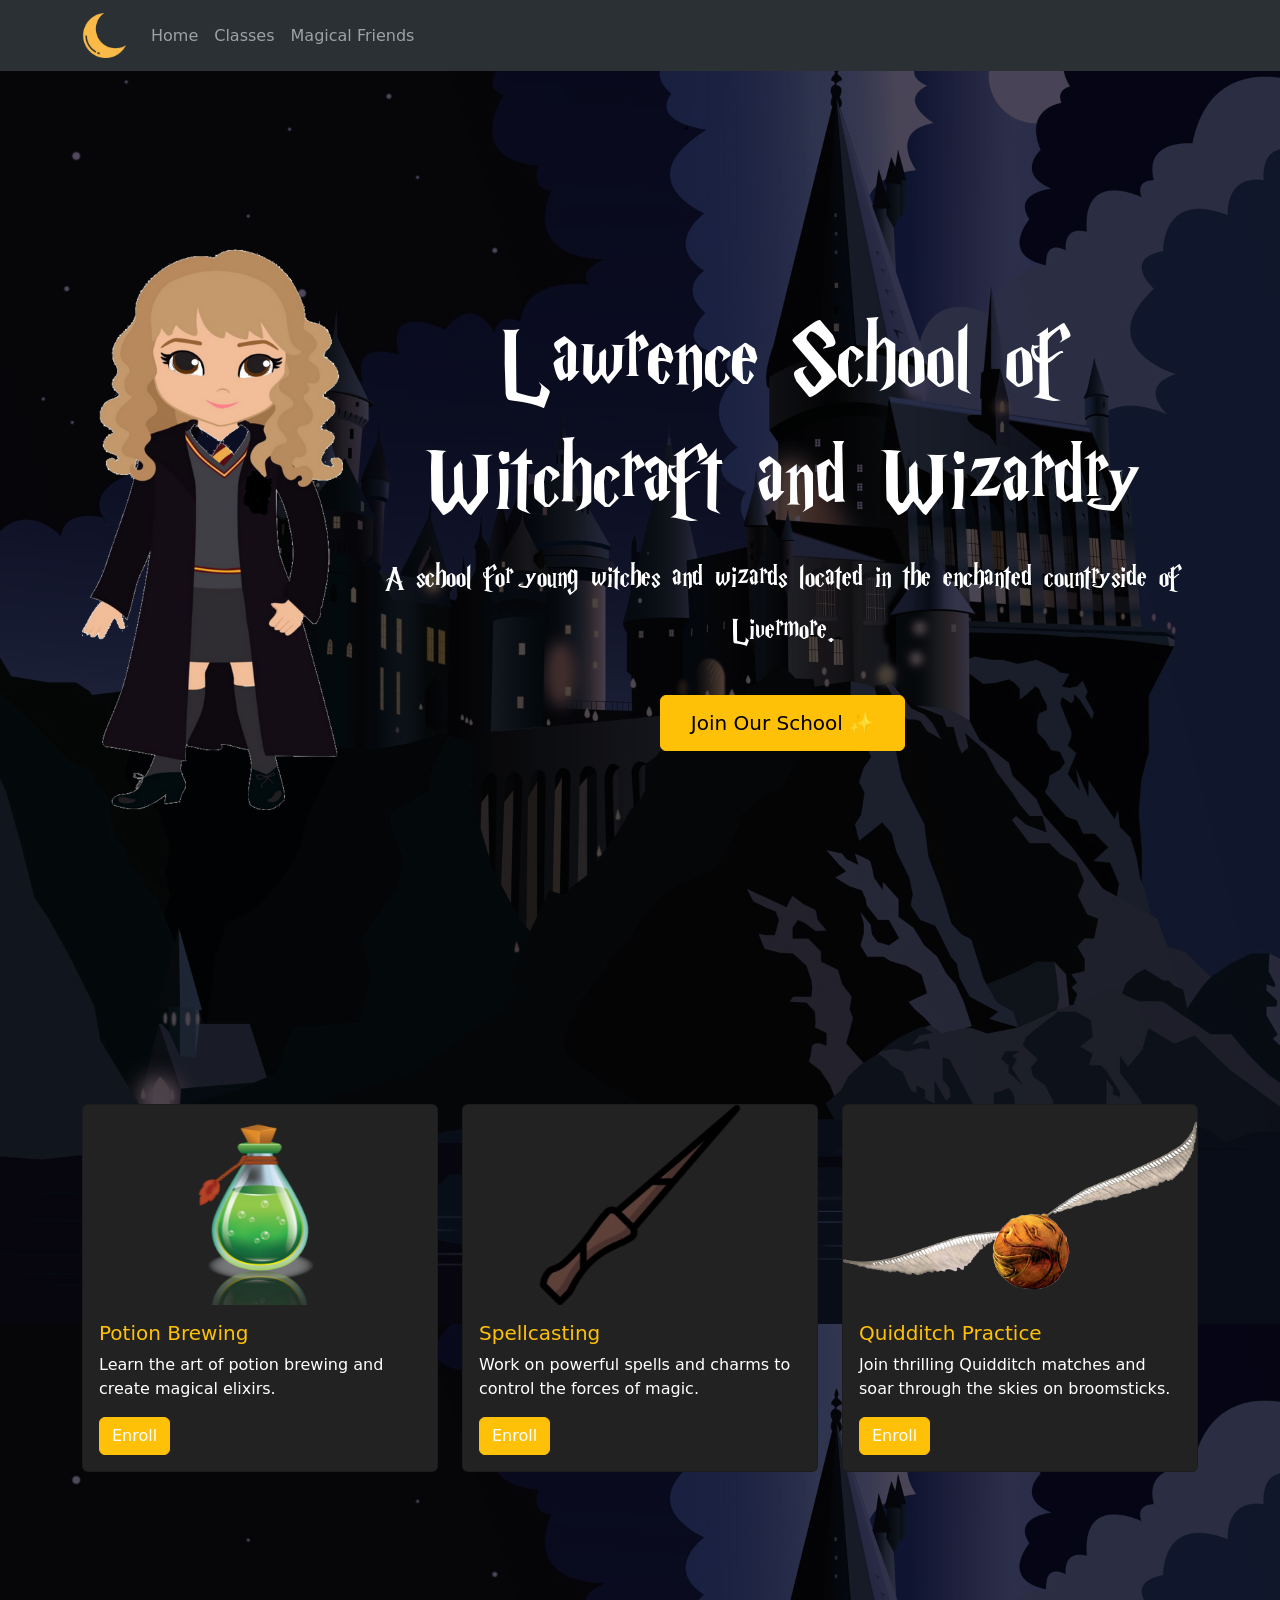
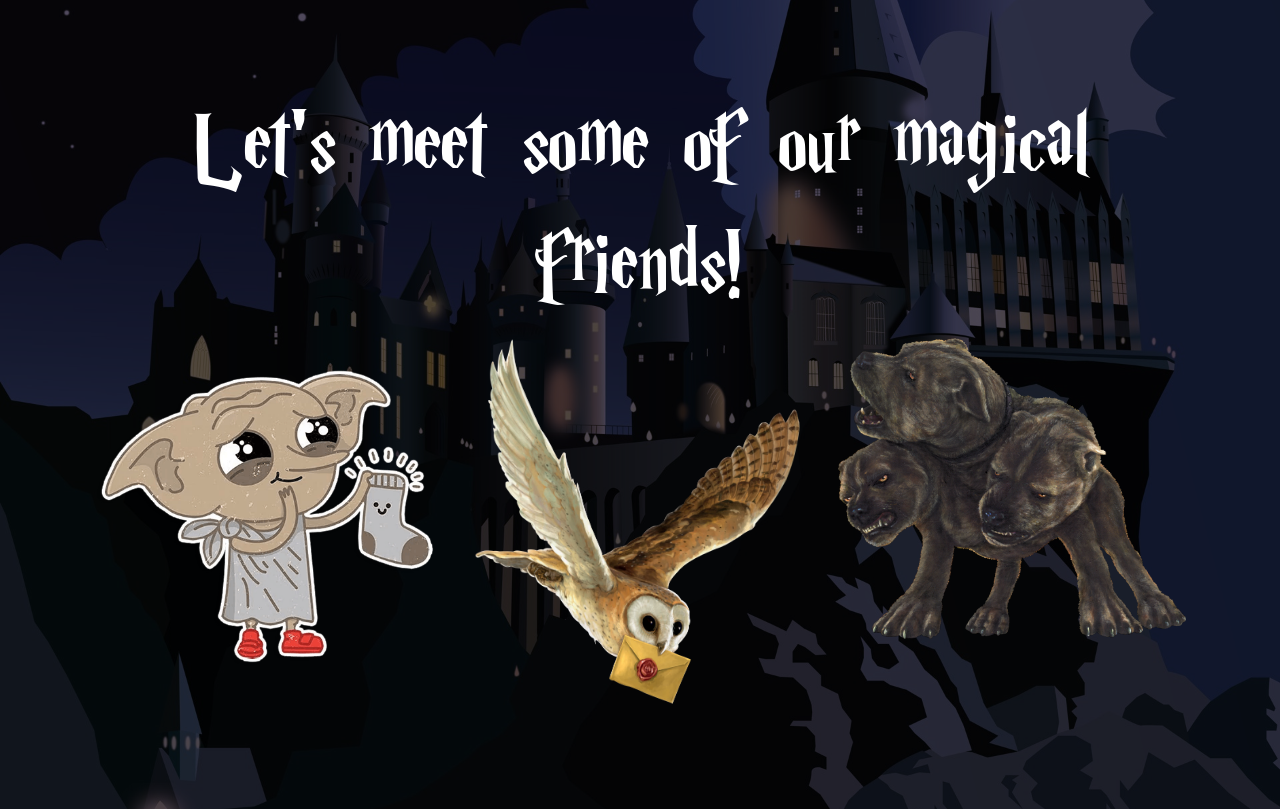
<file: inspireMe_example/index.html>
<!DOCTYPE html>
<html lang="en">

<head>
    <meta charset="UTF-8">
    <meta name="viewport" content="width=device-width, initial-scale=1.0">
    <link rel="stylesheet" href="animations/animation-styles.css">
    <link rel="stylesheet" href="styles.css">
    <link href="bootstrap/bootstrap.min.css" rel="stylesheet">


    <!-- Name your webpage -->
    <title>Wizarding 101</title>
   
    <!-- Choose your tab image -->
    <link rel="icon" href="images/harry_potter/moon.png" type="image/x-icon">

    <!-- Link to our JavaScript files -->
    <script src="scripts/sparkle-helper.js"></script>
    <script src="scripts/button-magic.js"></script>

</head>

<body>
    <div class="background-overlay">
        <header>
            <nav class="navbar navbar-expand-lg bg-body-tertiary fixed-top" data-bs-theme="dark">
                <div class="container">
                    <a class="navbar-brand" href="#">
                        
                        <!-- Choose your navbar image -->
                        <img src="images/harry_potter/moon.png" width="45" height="45">
                    </a>

                    <div class="collapse navbar-collapse" id="navbarNav">
                        <ul class="navbar-nav">
                            <li class="nav-item">

                                 <!-- Name a navabr item -->
                                <a class="nav-link" href="#section1">Home</a>

                            </li>
                            <li class="nav-item">

                                 <!-- Name a navabr item -->
                                <a class="nav-link" href="#section2">Classes</a>

                            </li>

                            <li class="nav-item">
                                <a class="nav-link" href="#section3">Magical Friends</a>
                            </li>
 
                        </ul>
                    </div>
                </div>
            </nav>
        </header>

        <main>
            <section id="section1" class="py-5 text-center section-margins">
                <div class="container mt-5">
                    <div class="row align-items-center">
                        <div class="col-md-3">
                            <div class="float-area">

                                <!-- Choose an image for home section -->
                                <img src="images/harry_potter/hermione.png" class="img-fluid home-image floating">

                            </div>
                        </div>
                        <div class="col-md-9">

                            <!-- Write your title -->
                            <h1 class="main-font">
                                Lawrence School of Witchcraft and Wizardry
                            </h1>

                            <!-- Write a subtitle -->
                            <p class="second-font">
                                A school for young witches and
                                wizards located in the enchanted countryside of Livermore.
                            </p>

                            <!-- Join Our School button with sparkle effect -->
                            <button class="btn btn-warning moon-button" onclick="sparkleMagic()">Join Our School ✨</button>

                        </div>
                    </div>
                </div>
            </section>

            <section id="section2" class="py-5 section-margins">
                <div class="container mt-5">
                    <div class="row">
                        <div class="col-md-4">
                            <div class="card">

                                <!-- Add your first card image -->
                                <img src="images/harry_potter/potion.png" class="card-image-top leftAndRight">

                                <div class="card-body">

                                    <!-- Add your first card title -->
                                    <h5 class="card-title">Potion Brewing</h5>

                                    <!-- Add your first card description -->
                                    <p class="card-text">Learn the art of potion brewing and create magical elixirs.</p>

                                    <!-- Name your first card button -->
                                    <a href="javascript:void(0)" class="btn btn-primary" onclick="sparkleMagic()">Enroll</a>
                                </div>
                            </div>
                        </div>

                        <div class="col-md-4">
                            <div class="card">

                                <!-- Add your second card image -->
                                <img src="images/harry_potter/wand.png" class="card-image-top upAndDown">

                                <div class="card-body">

                                    <!-- Add your second card title -->
                                    <h5 class="card-title">Spellcasting</h5>

                                    <!-- Add your second card description -->
                                    <p class="card-text">Work on powerful spells and charms to control the forces of
                                        magic.</p>

                                    <!-- Name your second card button -->
                                    <a href="javascript:void(0)" class="btn btn-primary" onclick="celebrationAlert()">Enroll</a>
                                </div>
                            </div>
                        </div>

                        <div class="col-md-4">
                            <div class="card">

                                <!-- Add your third card image -->
                                <img src="images/harry_potter/quidditch.png" class="card-image-top smallCircle">

                                <div class="card-body">

                                    <!-- Add your third card title -->
                                    <h5 class="card-title">Quidditch Practice</h5>

                                    <!-- Add your third card description -->
                                    <p class="card-text">Join thrilling Quidditch matches and soar through the skies on
                                        broomsticks.</p>

                                     <!-- Name your third card button -->
                                    <a href="javascript:void(0)" class="btn btn-primary" onclick="sparkleMagic()">Enroll</a>
                                </div>
                            </div>
                        </div>
                    </div>

                    <section id="section3" class="py-5 text-center section-margins">
                        <div class="container">
                            <h2 class="main-font text-center">Let's meet some of our magical friends!</h2>
                            <div class="row">
                                <!-- Images of magical creatures -->
                                <div class="col-md-4 floating">
                                    <img src="images/harry_potter/dobby.png" class="img-fluid">
                                </div>
                                <div class="col-md-4 floating">
                                    <img src="images/harry_potter/owl.png" class="img-fluid">
                                </div>
                                <div class="col-md-4 floating">
                                    <img src="images/harry_potter/fluffy.png" class="img-fluid">
                                </div>
                            </div>
                        </div>
                    </section>

                </div>
            </section>
        </main>
    </div>
</body>
</html>
</file>
<file: inspireMe_example/animations/animation-styles.css>
/* 

-------------------------------------------------

DO NOT EDIT

-------------------------------------------------

*/

    
.floating {  
    animation-name: floating;
    animation-duration: 3s;
    animation-iteration-count: infinite;
    animation-timing-function: ease-in-out;
}
 
@keyframes floating {
    0% { transform: translate(0,  0px); }
    50%  { transform: translate(0, 15px); }
    100%   { transform: translate(0, -0px); }    
}


.upAndDown {
    animation: upAndDown 5s ease 2s 1 normal forwards;
    animation-iteration-count: infinite;
}

@keyframes upAndDown {
	0%,
	100% {
		transform: translateX(0%);
		transform-origin: 50% 50%;
	}

	15% {
		transform: translateX(-5px) rotate(-4deg);
	}

	40% {
		transform: translateX(5px) rotate(12deg);
	}

	75% {
		transform: translateX(-6px) rotate(-3deg);
	}
}


.leftAndRight {
    animation: leftAndRight 5s ease-in-out 0s infinite normal forwards;
}

@keyframes leftAndRight {
	0%,
	100% {
		transform: translateX(0%);
		transform-origin: 50% 50%;
	}

	15% {
		transform: translateX(-30px) rotate(6deg);
	}

	30% {
		transform: translateX(15px) rotate(-6deg);
	}

	45% {
		transform: translateX(-15px) rotate(3.6deg);
	}

	60% {
		transform: translateX(9px) rotate(-2.4deg);
	}

	75% {
		transform: translateX(-6px) rotate(1.2deg);
	}
}



.smallCircle {
    animation: smallCircle 1s ease-in 0s infinite normal forwards;
}

@keyframes smallCircle {
	0% {
		transform: translate(0);
	}

	20% {
		transform: translate(4px, -4px);
	}

	40% {
		transform: translate(4px, 4px);
	}

	60% {
		transform: translate(-4px, 4px);
	}

	80% {
		transform: translate(-4px, -4px);
	}

	100% {
		transform: translate(0);
	}
}
</file>
<file: inspireMe_example/styles.css>
/* 
-------------------------------------------------------------------------------------------

Background Styles

-------------------------------------------------------------------------------------------
*/

body {
    /* Choose your theme and background image */
    background-image: url('images/harry_potter/background.png');

    /* DO NOT EDIT THE REST */
    margin: 0;
    padding: 0;
    overflow-y: scroll;
    position: relative;
    background-size: cover;
}


/* 
-------------------------------------------------------------------------------------------

Font Styles

-------------------------------------------------------------------------------------------
*/

/* Choose your font */
@font-face {
    font-family: 'Main';
    src: url('fonts/harry.ttf');
}

@font-face {
    font-family: 'Second';
    src: url('fonts/harry.ttf');
}

/* Change font size & color */
.main-font {
    font-family: 'Main', sans-serif;
    font-size: 100px;
    color: white;
}

.second-font {
    font-family: 'Second', sans-serif;
    font-size: 35px;
    color: white;
}


/* 
-------------------------------------------------------------------------------------------

Card Styles

-------------------------------------------------------------------------------------------
*/

.card {
    
    /* Choose your background color for your card */
    background-color: #222 !important;

    /* Choose the color for your card text*/
    color: white !important;

    /* DO NOT EDIT THE REST */
    margin-bottom: 20px;
    height: 100%;
    display: flex;
    flex-direction: column;
}

/* Choose the color for your card title */
.card .card-title {
    color: #ffc107;
}

/* Choose your card button color */
.card .btn-primary {
    background-color: #ffc107;
    border-color: #ffc107;
}

/* Choose your card button hover color */
.card .btn-primary:hover {
    background-color: #ffcd38;
    border-color: #ffcd38;
}





/*


-------------------------------------------------------------------------------------------


DO NOT EDIT CONTENT BELOW


-------------------------------------------------------------------------------------------


*/


/* This positions the background image. */
.background-overlay {
    position: absolute;
    top: 0;
    left: 0;
    width: 100%;
    height: 100%;
}

/* Make the card body take up remaining space */
.card-body {
    flex: 1;
}

/* Set the height of the image */
/* Fit the entire image within the container */
.card-image-top {
    height: 200px;
    object-fit: contain;
}

/* Apply custom wizard font to text */
.main-font {
    font-family: 'Main', sans-serif;
    font-size: 100px;
}
.second-font {
    font-family: 'Second', sans-serif;
    font-size: 35px;
}

/* Styles for the home page image */
.home-image {
    width: 100%;
    /* Adjust the width as needed */
    max-width: 200px;
}

/* Adds more space between each HTML section */
.section-margins {
    margin-top: 150px
}

/* Moon-colored button styling */
.moon-button {
    background-color: #ffc107 !important;
    border-color: #ffc107 !important;
    font-size: 20px !important;
    padding: 12px 30px !important;
    margin-top: 20px !important;
}

.moon-button:hover {
    background-color: #ffcd38 !important;
    border-color: #ffcd38 !important;
}

/* Sparkle animation - makes sparkles fade out and float up */
@keyframes sparkleAnimation {
    0% {
        opacity: 1;
        transform: translateY(0) scale(1);
    }
    100% {
        opacity: 0;
        transform: translateY(-100px) scale(1.5);
    }
}
</file>
